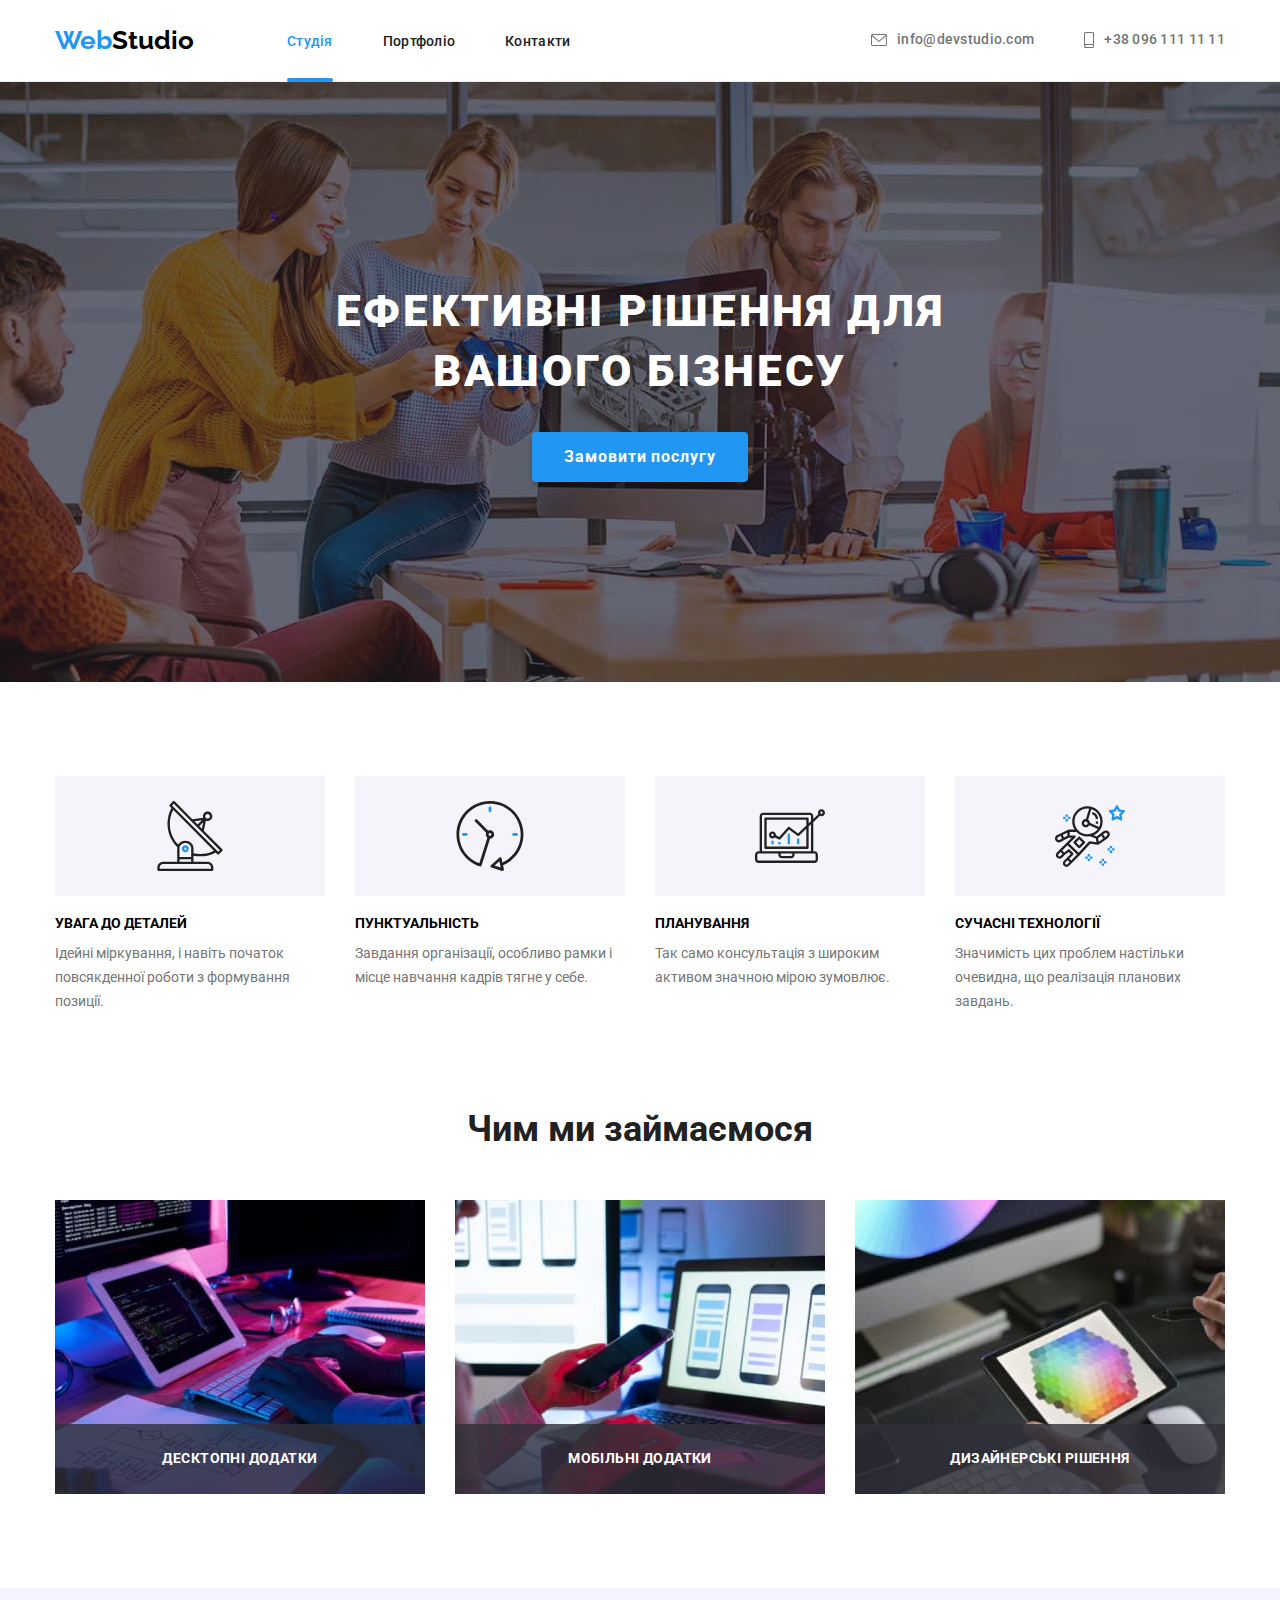
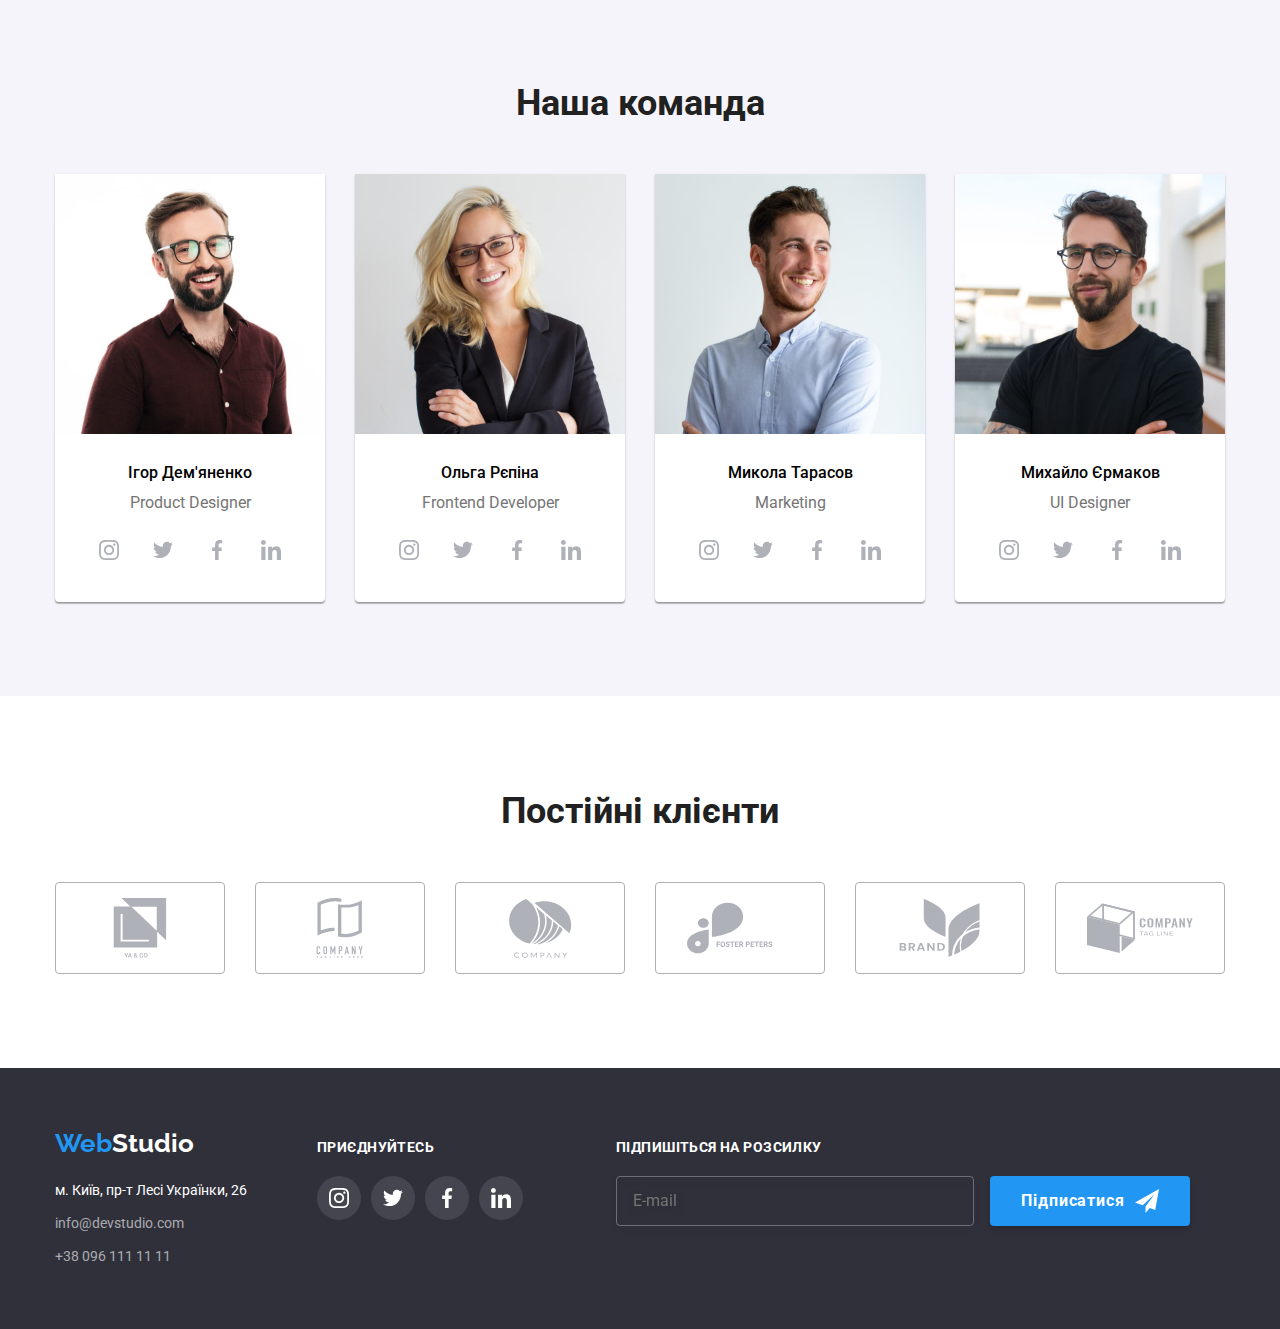
<file: index.html>
<!DOCTYPE html>
<html lang="uk">
  <head>
    <meta charset="UTF-8" />
    <meta http-equiv="X-UA-Compatible" content="IE=edge" />
    <meta name="viewport" content="width=device-width, initial-scale=1.0" />
    <link rel="preconnect" href="https://fonts.googleapis.com" />
    <link rel="preconnect" href="https://fonts.gstatic.com" crossorigin />
    <link
      href="https://fonts.googleapis.com/css2?family=Raleway:wght@700&family=Roboto:wght@400;500;700;900&display=swap"
      rel="stylesheet"
    />
    <link
      rel="stylesheet"
      href="https://cdnjs.cloudflare.com/ajax/libs/modern-normalize/1.1.0/modern-normalize.min.css"
    />
    <link rel="stylesheet" href="./css/styles.css" />
    <title>WebStudio</title>
  </head>
  <body>
    <!-- Header -->
    <header class="header">
      <div class="container header-container">
        <nav class="site-nav">
          <a class="logo link" href="./" lang="en"><span class="logo-accent">Web</span>Studio</a>
          <ul class="list nav-list">
            <li class="nav-item"><a class="link link-current" href="./index.html">Студія</a></li>
            <li class="nav-item"><a class="link" href="./portfolio.html">Портфоліо</a></li>
            <li class="nav-item"><a class="link" href="">Контакти</a></li>
          </ul>
        </nav>
        <ul class="list header-contacts">
          <li class="contact-item">
            <a class="link contact-link" href="mailto:info@devstudio.com">
              <svg class="contacts-img" width="16" height="12">
                <use href="./images/icons.svg#icon-envelope"></use>
              </svg>
              info@devstudio.com</a
            >
          </li>
          <li class="contact-item">
            <a class="link contact-link" href="tel:+380961111111">
              <svg class="contacts-img" width="10" height="16">
                <use href="./images/icons.svg#icon-smartphone"></use>
              </svg>
              +38 096 111 11 11</a
            >
          </li>
        </ul>
      </div>
    </header>
    <main>
      <!-- Hero -->
      <section class="section hero">
        <div class="container hero-container">
          <h1 class="hero-title">Ефективні рішення для вашого бізнесу</h1>
          <button class="hero-btn btn" type="button" data-modal-open>Замовити послугу</button>
        </div>
      </section>
      <!-- Features -->
      <section class="section features">
        <div class="container">
          <h2 class="section-title visually-hidden">Наші переваги</h2>
          <ul class="list features-list">
            <li class="features-item">
              <div class="features-picture">
                <svg class="feature-icon" width="70" height="70">
                  <use href="./images/icons.svg#icon-antenna"></use>
                </svg>
              </div>
              <h3 class="title">УВАГА ДО ДЕТАЛЕЙ</h3>
              <p class="features-info">
                Ідейні міркування, і навіть початок повсякденної роботи з формування позиції.
              </p>
            </li>
            <li class="features-item">
              <div class="features-picture">
                <svg class="feature-icon" width="70" height="70">
                  <use href="./images/icons.svg#icon-clock"></use>
                </svg>
              </div>
              <h3 class="title">ПУНКТУАЛЬНІСТЬ</h3>
              <p class="features-info">
                Завдання організації, особливо рамки і місце навчання кадрів тягне у себе.
              </p>
            </li>
            <li class="features-item">
              <div class="features-picture">
                <svg class="feature-icon" width="70" height="70">
                  <use href="./images/icons.svg#icon-diagram"></use>
                </svg>
              </div>
              <h3 class="title">ПЛАНУВАННЯ</h3>
              <p class="features-info">
                Так само консультація з широким активом значною мірою зумовлює.
              </p>
            </li>
            <li class="features-item">
              <div class="features-picture">
                <svg class="feature-icon" width="70" height="70">
                  <use href="./images/icons.svg#icon-astronaut"></use>
                </svg>
              </div>
              <h3 class="title">СУЧАСНІ ТЕХНОЛОГІЇ</h3>
              <p class="features-info">
                Значимість цих проблем настільки очевидна, що реалізація планових завдань.
              </p>
            </li>
          </ul>
        </div>
      </section>
      <!-- specialization -->
      <section class="specialization section">
        <div class="container">
          <h2 class="section-title">Чим ми займаємося</h2>
          <ul class="specialization-list list">
            <li class="specialization-img">
              <img
                src="./images/img-desktop.jpg"
                alt="Десктопні додатки"
                width="370"
                height="294"
              />
              <div class="specialization-thumb">
                <p>Десктопні додатки</p>
              </div>
            </li>
            <li class="specialization-img">
              <img src="./images/img-mobile.jpg" alt="Мобільні додатки" width="370" height="294" />
              <div class="specialization-thumb">
                <p>Мобільні додатки</p>
              </div>
            </li>
            <li class="specialization-img">
              <img
                src="./images/img-design.jpg"
                alt="Дизайнерські рішення"
                width="370"
                height="294"
              />
              <div class="specialization-thumb">
                <p>Дизайнерські рішення</p>
              </div>
            </li>
          </ul>
        </div>
      </section>
      <!-- Our team -->
      <section class="team-section section">
        <div class="container">
          <h2 class="section-title">Наша команда</h2>
          <ul class="team-list list">
            <li class="team-item">
              <img
                src="./images/product-designer.jpg"
                alt="Ігор Дем'яненко"
                width="270"
                height="260"
              />
              <div class="teammate-info">
                <h3 class="teammate-name">Ігор Дем'яненко</h3>
                <p class="teammate-position" lang="en">Product Designer</p>
                <ul class="social-icons list">
                  <li class="social-item">
                    <a href="" class="social-link link">
                      <svg class="social-icon" width="20" height="20">
                        <use href="./images/icons.svg#icon-instagram"></use>
                      </svg>
                    </a>
                  </li>
                  <li class="social-item">
                    <a href="" class="social-link link">
                      <svg class="social-icon" width="20" height="20">
                        <use href="./images/icons.svg#icon-twitter"></use>
                      </svg>
                    </a>
                  </li>
                  <li class="social-item">
                    <a href="" class="social-link link">
                      <svg class="social-icon" width="20" height="20">
                        <use href="./images/icons.svg#icon-facebook"></use>
                      </svg>
                    </a>
                  </li>
                  <li class="social-item">
                    <a href="" class="social-link link">
                      <svg class="social-icon" width="20" height="20">
                        <use href="./images/icons.svg#icon-linkedin"></use>
                      </svg>
                    </a>
                  </li>
                </ul>
              </div>
            </li>
            <li class="team-item">
              <img
                src="./images/frontend-developer.jpg"
                alt="Ольга Рєпіна"
                width="270"
                height="260"
              />
              <div class="teammate-info">
                <h3 class="teammate-name">Ольга Рєпіна</h3>
                <p class="teammate-position" lang="en">Frontend Developer</p>
                <ul class="social-icons list">
                  <li class="social-item">
                    <a href="" class="social-link link">
                      <svg class="social-icon" width="20" height="20">
                        <use href="./images/icons.svg#icon-instagram"></use>
                      </svg>
                    </a>
                  </li>
                  <li class="social-item">
                    <a href="" class="social-link link">
                      <svg class="social-icon" width="20" height="20">
                        <use href="./images/icons.svg#icon-twitter"></use>
                      </svg>
                    </a>
                  </li>
                  <li class="social-item">
                    <a href="" class="social-link link">
                      <svg class="social-icon" width="20" height="20">
                        <use href="./images/icons.svg#icon-facebook"></use>
                      </svg>
                    </a>
                  </li>
                  <li class="social-item">
                    <a href="" class="social-link link">
                      <svg class="social-icon" width="20" height="20">
                        <use href="./images/icons.svg#icon-linkedin"></use>
                      </svg>
                    </a>
                  </li>
                </ul>
              </div>
            </li>
            <li class="team-item">
              <img src="./images/marketing.jpg" alt="Микола Тарасов" width="270" height="260" />
              <div class="teammate-info">
                <h3 class="teammate-name">Микола Тарасов</h3>
                <p class="teammate-position" lang="en">Marketing</p>
                <ul class="social-icons list">
                  <li class="social-item">
                    <a href="" class="social-link link">
                      <svg class="social-icon" width="20" height="20">
                        <use href="./images/icons.svg#icon-instagram"></use>
                      </svg>
                    </a>
                  </li>
                  <li class="social-item">
                    <a href="" class="social-link link">
                      <svg class="social-icon" width="20" height="20">
                        <use href="./images/icons.svg#icon-twitter"></use>
                      </svg>
                    </a>
                  </li>
                  <li class="social-item">
                    <a href="" class="social-link link">
                      <svg class="social-icon" width="20" height="20">
                        <use href="./images/icons.svg#icon-facebook"></use>
                      </svg>
                    </a>
                  </li>
                  <li class="social-item">
                    <a href="" class="social-link link">
                      <svg class="social-icon" width="20" height="20">
                        <use href="./images/icons.svg#icon-linkedin"></use>
                      </svg>
                    </a>
                  </li>
                </ul>
              </div>
            </li>
            <li class="team-item">
              <img src="./images/ui-designer.jpg" alt="Михайло Єрмаков" width="270" height="260" />
              <div class="teammate-info">
                <h3 class="teammate-name">Михайло Єрмаков</h3>
                <p class="teammate-position" lang="en">UI Designer</p>
                <ul class="social-icons list">
                  <li class="social-item">
                    <a href="" class="social-link link">
                      <svg class="social-icon" width="20" height="20">
                        <use href="./images/icons.svg#icon-instagram"></use>
                      </svg>
                    </a>
                  </li>
                  <li class="social-item">
                    <a href="" class="social-link link">
                      <svg class="social-icon" width="20" height="20">
                        <use href="./images/icons.svg#icon-twitter"></use>
                      </svg>
                    </a>
                  </li>
                  <li class="social-item">
                    <a href="" class="social-link link">
                      <svg class="social-icon" width="20" height="20">
                        <use href="./images/icons.svg#icon-facebook"></use>
                      </svg>
                    </a>
                  </li>
                  <li class="social-item">
                    <a href="" class="social-link link">
                      <svg class="social-icon" width="20" height="20">
                        <use href="./images/icons.svg#icon-linkedin"></use>
                      </svg>
                    </a>
                  </li>
                </ul>
              </div>
            </li>
          </ul>
        </div>
      </section>

      <!-- Clients -->

      <section class="section clients">
        <div class="container">
          <h2 class="section-title">Постійні клієнти</h2>
          <ul class="client-list list">
            <li class="client-item">
              <a class="link client-link" href="">
                <svg class="client-icon" width="106" height="60">
                  <use href="./images/icons.svg#icon-client-1"></use>
                </svg>
              </a>
            </li>
            <li class="client-item">
              <a class="link client-link" href="">
                <svg class="client-icon" width="106" height="60">
                  <use href="./images/icons.svg#icon-client-2"></use>
                </svg>
              </a>
            </li>
            <li class="client-item">
              <a class="link client-link" href="">
                <svg class="client-icon" width="106" height="60">
                  <use href="./images/icons.svg#icon-client-3"></use>
                </svg>
              </a>
            </li>
            <li class="client-item">
              <a class="link client-link" href="">
                <svg class="client-icon" width="106" height="60">
                  <use href="./images/icons.svg#icon-client-4"></use>
                </svg>
              </a>
            </li>
            <li class="client-item">
              <a class="link client-link" href="">
                <svg class="client-icon" width="106" height="60">
                  <use href="./images/icons.svg#icon-client-5"></use>
                </svg>
              </a>
            </li>
            <li class="client-item">
              <a class="link client-link" href="">
                <svg class="client-icon" width="106" height="60">
                  <use href="./images/icons.svg#icon-client-6"></use>
                </svg>
              </a>
            </li>
          </ul>
        </div>
      </section>
    </main>

    <!-- Footer -->

    <footer class="footer">
      <div class="container footer-container">
        <div>
          <a class="link logo logo-footer" href="./" lang="en"
            ><span class="logo-accent">Web</span>Studio</a
          >
          <address>
            <ul class="list footer-list">
              <li class="footer-item">
                <a
                  class="link our-address"
                  href="https://goo.gl/maps/tJKo2RhC8Hp1i2VQ6"
                  target="_blank"
                  rel="noopener, noreferrer, nofollow"
                >
                  м. Київ, пр-т Лесі Українки, 26</a
                >
              </li>
              <li class="footer-item">
                <a class="link" href="mailto:info@devstudio.com">info@devstudio.com</a>
              </li>
              <li class="footer-item">
                <a class="link" href="tel:+380961111111">+38 096 111 11 11</a>
              </li>
            </ul>
          </address>
        </div>
        <div class="footer-socials">
          <h3 class="title footer-title">Приєднуйтесь</h3>
          <ul class="social-icons list">
            <li class="social-item">
              <a href="" class="social-link link">
                <svg class="social-icon" width="20" height="20">
                  <use href="./images/icons.svg#icon-instagram"></use>
                </svg>
              </a>
            </li>
            <li class="social-item">
              <a href="" class="social-link link">
                <svg class="social-icon" width="20" height="20">
                  <use href="./images/icons.svg#icon-twitter"></use>
                </svg>
              </a>
            </li>
            <li class="social-item">
              <a href="" class="social-link link">
                <svg class="social-icon" width="20" height="20">
                  <use href="./images/icons.svg#icon-facebook"></use>
                </svg>
              </a>
            </li>
            <li class="social-item">
              <a href="" class="social-link link">
                <svg class="social-icon" width="20" height="20">
                  <use href="./images/icons.svg#icon-linkedin"></use>
                </svg>
              </a>
            </li>
          </ul>
        </div>
        <div class="footer-subscribe">
          <h3 class="title footer-title">Підпишіться на розсилку</h3>
          <form name="subscribe form">
            <label>
              <input class="footer-input" type="email" name="footer-email" placeholder="E-mail" />
            </label>
            <button class="btn footer-btn" type="submit">
              Підписатися
              <svg class="icon-subscribe" height="24" width="24">
                <use href="./images/icons.svg#icon-send"></use>
              </svg>
            </button>
          </form>
        </div>
      </div>
    </footer>

    <!-- Modal window -->

    <div class="backdrop is-hidden" data-modal>
      <div class="modal">
        <button class="close-btn" type="button" data-modal-close>
          <svg class="icon-modal" width="18" height="18">
            <use href="./images/icons.svg#icon-close"></use>
          </svg>
        </button>
        <form class="modal-form" action="">
          <h2 class="modal-title">Залиште свої дані, ми вам передзвонимо</h2>
          <div class="modal-input">
            <label for="name">Ім'я</label>
            <input type="text" name="name" id="name" />
            <svg class="modal-input-icon" width="18px" height="18px">
              <use href="./images/icons.svg#icon-person"></use>
            </svg>
          </div>
          <div class="modal-input">
            <label for="tel">Телефон</label>
            <input type="tel" name="tel" id="tel" />
            <svg class="modal-input-icon" width="18px" height="18px">
              <use href="./images/icons.svg#icon-phone"></use>
            </svg>
          </div>
          <div class="modal-input">
            <label for="mail">Пошта</label>
            <input type="email" name="mail" id="mail" />
            <svg class="modal-input-icon" width="18px" height="18px">
              <use href="./images/icons.svg#icon-email"></use>
            </svg>
          </div>
          <div class="modal-input modal-input--comment">
            <label for="comment">Коментар</label>
            <textarea name="comment" id="comment" placeholder="Введіть текст"></textarea>
          </div>
          <label class="modal-agreemant">
            <input type="checkbox" name="agreement" value=" " />
            <span class="modal-agreemant-icon">
              <svg width="16px" height="15px">
                <use href="./images/icons.svg#icon-check"></use>
              </svg>
            </span>
            Погоджуюся з розсилкою та приймаю
            <a href="#">Умови договору</a>
          </label>
          <button type="submit" class="btn modal-submit">Відправити</button>
        </form>
      </div>
    </div>
    <script src="./js/modal.js"></script>
  </body>
</html>
</file>
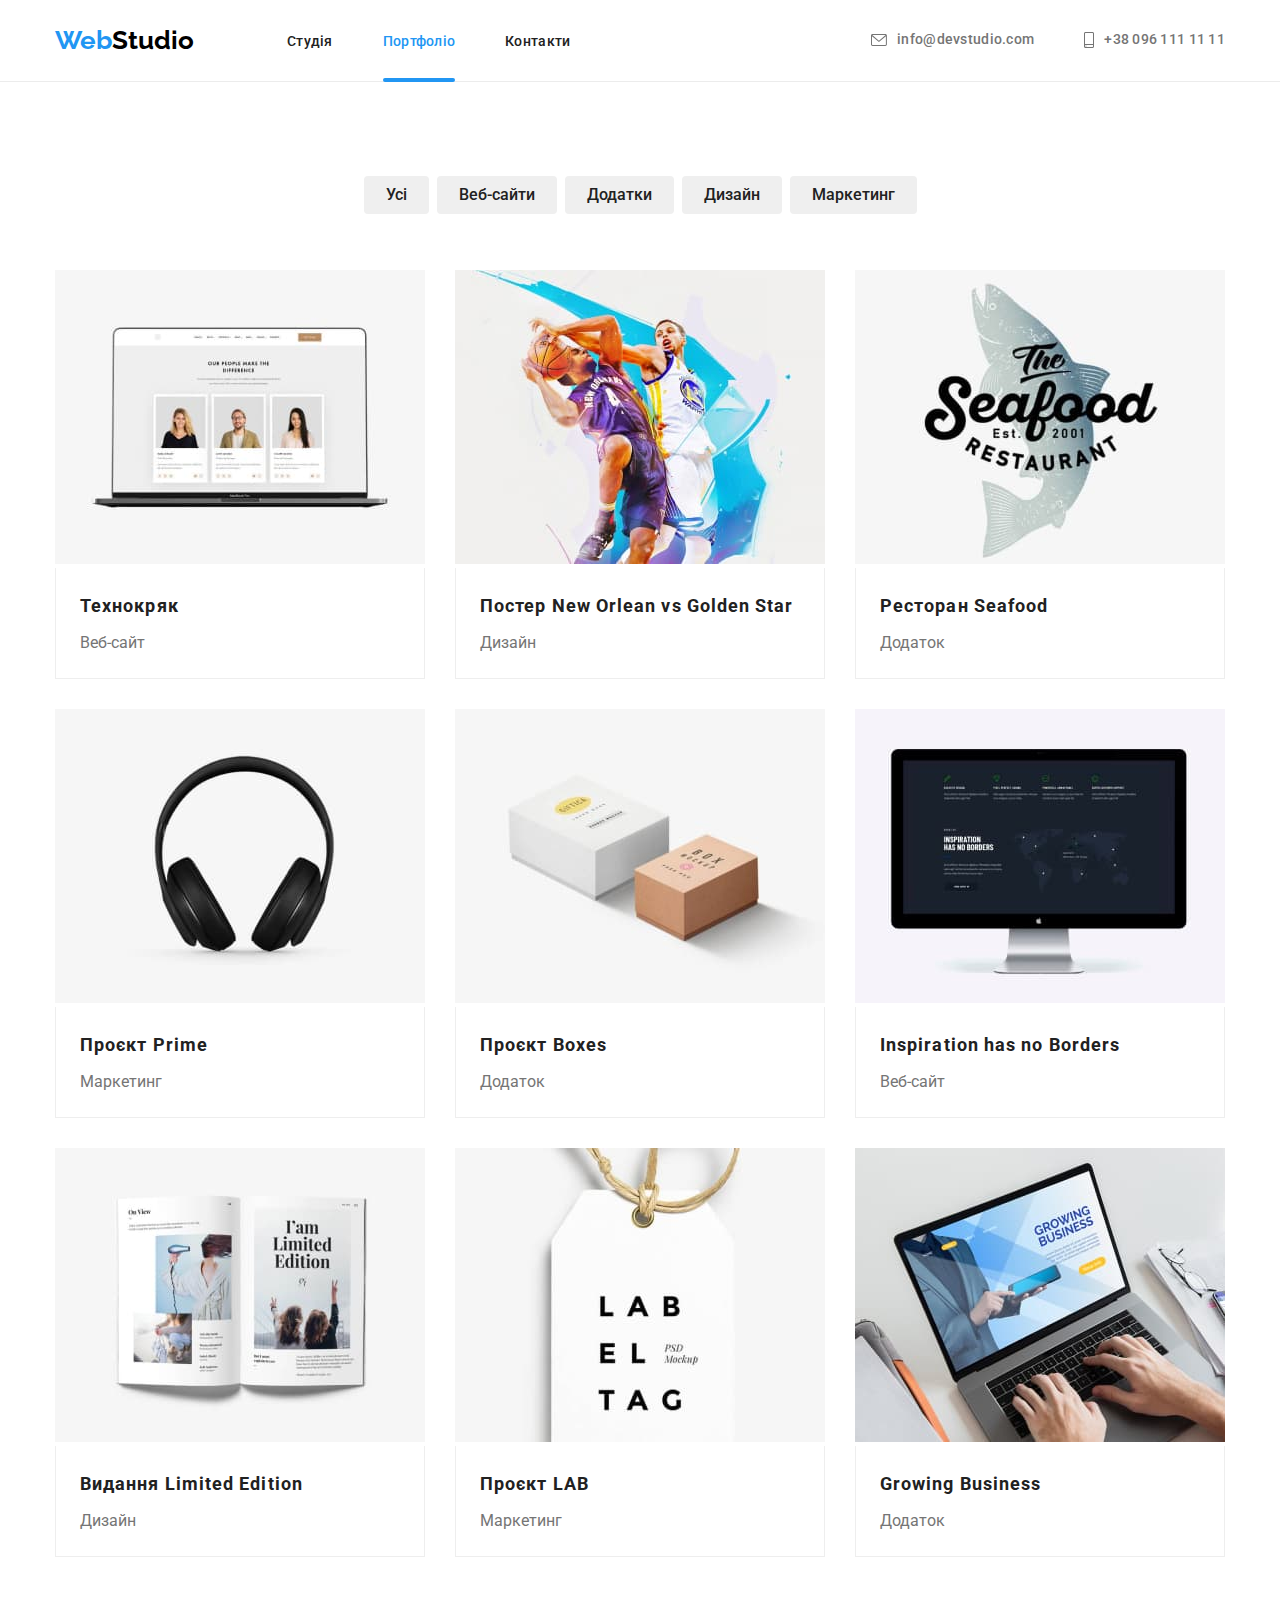
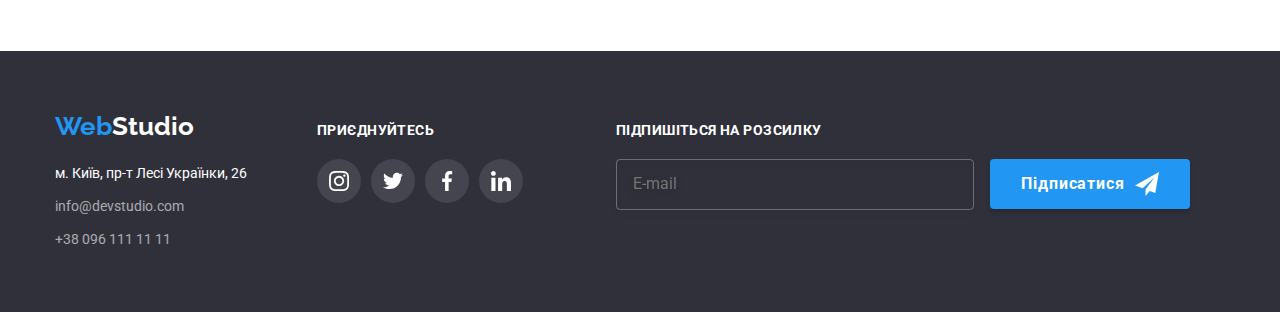
<file: portfolio.html>
<!DOCTYPE html>
<html lang="uk">
  <head>
    <meta charset="UTF-8" />
    <meta http-equiv="X-UA-Compatible" content="IE=edge" />
    <meta name="viewport" content="width=device-width, initial-scale=1.0" />
    <link rel="preconnect" href="https://fonts.googleapis.com" />
    <link rel="preconnect" href="https://fonts.gstatic.com" crossorigin />
    <link
      href="https://fonts.googleapis.com/css2?family=Raleway:wght@700&family=Roboto:wght@400;500;700;900&display=swap"
      rel="stylesheet"
    />
    <link
      rel="stylesheet"
      href="https://cdnjs.cloudflare.com/ajax/libs/modern-normalize/1.1.0/modern-normalize.min.css"
    />
    <link rel="stylesheet" href="./css/styles.css" />
    <title>Portfolio</title>
  </head>
  <body>
    <!-- Header -->
    <header class="header">
      <div class="container header-container">
        <nav class="site-nav">
          <a class="logo link" href="./" lang="en"><span class="logo-accent">Web</span>Studio</a>
          <ul class="list nav-list">
            <li class="nav-item"><a class="link" href="./index.html">Студія</a></li>
            <li class="nav-item"><a class="link link-current" href="./portfolio.html">Портфоліо</a></li>
            <li class="nav-item"><a class="link" href="">Контакти</a></li>
          </ul>
        </nav>
        <ul class="list header-contacts">
          <li class="contact-item">
            <a class="link contact-link" href="mailto:info@devstudio.com">
              <svg class="contacts-img" width="16" height="12">
                <use href="./images/icons.svg#icon-envelope"></use>
              </svg>
              info@devstudio.com</a
            >
          </li>
          <li class="contact-item">
            <a class="link contact-link" href="tel:+380961111111">
              <svg class="contacts-img" width="10" height="16">
                <use href="./images/icons.svg#icon-smartphone"></use>
              </svg>
              +38 096 111 11 11</a
            >
          </li>
        </ul>
      </div>
    </header>
    <main>
      <!-- Portfolio -->
    <section class="portfolio section">
      <div class="container">
        <h1 class="section-title visually-hidden">Портфоліо</h1>
        <ul class="filter-list list">
          <li class="filter-item"><button class="filter-btn btn" type="button">Усі</button></li>
          <li class="filter-item">
            <button class="filter-btn btn" type="button">Веб-сайти</button>
          </li>
          <li class="filter-item"><button class="filter-btn btn" type="button">Додатки</button></li>
          <li class="filter-item"><button class="filter-btn btn" type="button">Дизайн</button></li>
          <li class="filter-item">
            <button class="filter-btn btn" type="button">Маркетинг</button>
          </li>
        </ul>
        <ul class="list portfolio-examples">
          <li class="portfolio-item">
            <a class="link portfolio-link" href="">
              <div class="portfolio-example">
                <img class="portfolio-img" src="./images/portfolio1.jpg" alt="portfolio-example" width="370" height="294" />
                <p class="portfolio-overlay">Ресурс пропонує комплексні пропозиції з різним рівнем функціоналу та сервісів. Все це дозволить відвідувачу отримати вичерпні відомості про компанію чи приватну особу.</p>
              </div>
              <div class="example-description">
                <h2 class="example-name">Технокряк</h2>
                <p class="example-class">Веб-сайт</p>
              </div>
            </a>
          </li>
          <li class="portfolio-item">
            <a class="link portfolio-link" href="">
              <div class="portfolio-example">
                <img class="portfolio-img" src="./images/portfolio2.jpg" alt="portfolio-example" width="370" height="294" />
                <p class="portfolio-overlay">Ресурс пропонує комплексні пропозиції з різним рівнем функціоналу та сервісів. Все це дозволить відвідувачу отримати вичерпні відомості про компанію чи приватну особу.</p>  
              </div>
              <div class="example-description">
                <h2 class="example-name">Постер New Orlean vs Golden Star</h2>
                <p class="example-class">Дизайн</p>
              </div>
            </a>
          </li>
          <li class="portfolio-item">
            <a class="link portfolio-link" href="">
              <div class="portfolio-example">
                <img class="portfolio-img" src="./images/portfolio3.jpg" alt="portfolio-example" width="370" height="294" />
                <p class="portfolio-overlay">Ресурс пропонує комплексні пропозиції з різним рівнем функціоналу та сервісів. Все це дозволить відвідувачу отримати вичерпні відомості про компанію чи приватну особу.</p>  
              </div>
              <div class="example-description">
                <h2 class="example-name">Ресторан Seafood</h2>
                <p class="example-class">Додаток</p>
              </div>
            </a>
          </li>
          <li class="portfolio-item">
            <a class="link portfolio-link" href="">
              <div class="portfolio-example">
                <img class="portfolio-img" src="./images/portfolio4.jpg" alt="portfolio-example" width="370" height="294" />
                <p class="portfolio-overlay">Ресурс пропонує комплексні пропозиції з різним рівнем функціоналу та сервісів. Все це дозволить відвідувачу отримати вичерпні відомості про компанію чи приватну особу.</p>
              </div>
              <div class="example-description">
                <h2 class="example-name">Проєкт Prime</h2>
                <p class="example-class">Маркетинг</p>
              </div>
            </a>
          </li>
          <li class="portfolio-item">
            <a class="link portfolio-link" href="">
              <div class="portfolio-example">
                <img class="portfolio-img" src="./images/portfolio5.jpg" alt="portfolio-example" width="370" height="294" />
                <p class="portfolio-overlay">Ресурс пропонує комплексні пропозиції з різним рівнем функціоналу та сервісів. Все це дозволить відвідувачу отримати вичерпні відомості про компанію чи приватну особу.</p>
              </div>
              <div class="example-description">
                <h2 class="example-name">Проєкт Boxes</h2>
                <p class="example-class">Додаток</p>
              </div>
            </a>
          </li>
          <li class="portfolio-item">
            <a class="link portfolio-link" href="">
              <div class="portfolio-example">
                <img class="portfolio-img" src="./images/portfolio6.jpg" alt="portfolio-example" width="370" height="294" />
                <p class="portfolio-overlay">Ресурс пропонує комплексні пропозиції з різним рівнем функціоналу та сервісів. Все це дозволить відвідувачу отримати вичерпні відомості про компанію чи приватну особу.</p>
              </div>
              <div class="example-description">
                <h2 class="example-name">Inspiration has no Borders</h2>
                <p class="example-class">Веб-сайт</p>
              </div>
            </a>
          </li>
          <li class="portfolio-item">
            <a class="link portfolio-link" href="">
              <div class="portfolio-example">
                <img class="portfolio-img" src="./images/portfolio7.jpg" alt="portfolio-example" width="370" height="294" />
                <p class="portfolio-overlay">Ресурс пропонує комплексні пропозиції з різним рівнем функціоналу та сервісів. Все це дозволить відвідувачу отримати вичерпні відомості про компанію чи приватну особу.</p>
              </div>
              <div class="example-description">
                <h2 class="example-name">Видання Limited Edition</h2>
                <p class="example-class">Дизайн</p>
              </div>
            </a>
          </li>
          <li class="portfolio-item">
            <a class="link portfolio-link" href="">
              <div class="portfolio-example">
                <img class="portfolio-img" src="./images/portfolio8.jpg" alt="portfolio-example" width="370" height="294" />
                <p class="portfolio-overlay">Ресурс пропонує комплексні пропозиції з різним рівнем функціоналу та сервісів. Все це дозволить відвідувачу отримати вичерпні відомості про компанію чи приватну особу.</p>
              </div>
              <div class="example-description">
                <h2 class="example-name">Проєкт LAB</h2>
                <p class="example-class">Маркетинг</p>
              </div>
            </a>
          </li>
          <li class="portfolio-item">
            <a class="link portfolio-link" href="">
              <div class="portfolio-example">
                <img class="portfolio-img" src="./images/portfolio9.jpg" alt="portfolio-example" width="370" height="294" />
                <p class="portfolio-overlay">Ресурс пропонує комплексні пропозиції з різним рівнем функціоналу та сервісів. Все це дозволить відвідувачу отримати вичерпні відомості про компанію чи приватну особу.</p>
               </div>
              <div class="example-description">
                <h2 class="example-name">Growing Business</h2>
                <p class="example-class">Додаток</p>
              </div>
            </a>
          </li>
        </ul>
      </div>
    </main>
    </section>
    <!-- Footer -->
    <footer class="footer">
      <div class="container footer-container">
        <div>
          <a class="link logo logo-footer" href="./" lang="en"
            ><span class="logo-accent">Web</span>Studio</a
          >
          <address>
            <ul class="list footer-list">
              <li class="footer-item">
                <a
                  class="link our-address"
                  href="https://goo.gl/maps/tJKo2RhC8Hp1i2VQ6"
                  target="_blank"
                  rel="noopener, noreferrer, nofollow"
                >
                  м. Київ, пр-т Лесі Українки, 26</a
                >
              </li>
              <li class="footer-item">
                <a class="link" href="mailto:info@devstudio.com">info@devstudio.com</a>
              </li>
              <li class="footer-item">
                <a class="link" href="tel:+380961111111">+38 096 111 11 11</a>
              </li>
            </ul>
          </address>
        </div>
        <div class="footer-socials">
          <h3 class="title footer-title">Приєднуйтесь</h3>
          <ul class="social-icons list">
            <li class="social-item">
              <a href="" class="social-link link">
                <svg class="social-icon" width="20" height="20">
                  <use href="./images/icons.svg#icon-instagram"></use>
                </svg>
              </a>
            </li>
            <li class="social-item">
              <a href="" class="social-link link">
                <svg class="social-icon" width="20" height="20">
                  <use href="./images/icons.svg#icon-twitter"></use>
                </svg>
              </a>
            </li>
            <li class="social-item">
              <a href="" class="social-link link">
                <svg class="social-icon" width="20" height="20">
                  <use href="./images/icons.svg#icon-facebook"></use>
                </svg>
              </a>
            </li>
            <li class="social-item">
              <a href="" class="social-link link">
                <svg class="social-icon" width="20" height="20">
                  <use href="./images/icons.svg#icon-linkedin"></use>
                </svg>
              </a>
            </li>
          </ul>
        </div>
        <div class="footer-subscribe">
          <h3 class="title footer-title">Підпишіться на розсилку</h3>
            <form name="subscribe form">
              <label>
                <input class="footer-input" type="email" name="footer-email" placeholder="E-mail">
              </label>
              <button class="btn footer-btn" type="submit">
                Підписатися
                <svg class="icon-subscribe" height="24" width="24">
                  <use href="./images/icons.svg#icon-send"></use>
                </svg>
              </button>
            </form>
        </div>
      </div>
    </footer>
  </body>
</html>
</file>
<file: css/styles.css>
/* General */

:root {
  --primary-text-color: #212121;
  --secondary-text-color: #757575;
  --accent-color: #2196f3;
  --primary-button-color: #ffffff;
  --main-svg-color: #afb1b8;
}

body {
  font-family: 'Roboto', sans-serif;
  font-size: 16px;
  line-height: 1.19;
}
.container {
  width: 1200px;
  margin: 0 auto;
  padding: 0 15px;
}

.section {
  padding: 94px 0;
}

h1,
h2,
h3,
h4,
h5,
h6,
p,
ul {
  padding: 0;
  margin: 0;
}

.list {
  list-style: none;
}

.link {
  text-decoration: none;
  color: rgba(255, 255, 255, 0.6);
}

.btn {
  cursor: pointer;
  font-family: inherit;
}

.section-title {
  margin-bottom: 50px;

  font-size: 36px;
  line-height: 1.17;
  color: var(--primary-text-color);
  text-align: center;
}

.visually-hidden {
  position: absolute;
  width: 1px;
  height: 1px;
  margin: -1px;
  border: 0;
  padding: 0;
  white-space: nowrap;
  clip-path: inset(100%);
  clip: rect(0 0 0 0);
  overflow: hidden;
}

/* Header */

.header {
  max-width: 1600px;
  margin-left: auto;
  margin-right: auto;
  border-bottom: 1px solid #ececec;
}

.header-container {
  display: flex;
  align-items: center;
  padding: 0 15px;
}

.site-nav {
  display: flex;
  align-items: center;
}

.nav-list {
  display: flex;
}

.logo {
  padding: 25px 0;
  margin-right: 93px;

  font-family: 'Raleway', sans-serif;
  font-weight: 700;
  font-size: 26px;
  color: #000000;
}

.logo-accent {
  color: var(--accent-color);
}

.our-address {
  color: var(--primary-button-color);
}

.team {
  background-color: #f5f4fa;
}

.nav-list .link {
  padding: 32px 0;

  font-weight: 500;
  font-size: 14px;
  line-height: 1.14;
  letter-spacing: 0.02em;
  color: var(--primary-text-color);

  transition: color 250ms cubic-bezier(0.4, 0, 0.2, 1);
}

.nav-item:not(:last-child) {
  margin-right: 50px;
}

.nav-list .link-current {
  color: var(--accent-color);
  position: relative;
}

.link-current::after {
  content: '';
  position: absolute;
  bottom: -1px;
  left: 0;
  height: 4px;
  width: 100%;
  background-color: var(--accent-color);
  border-radius: 2px;
}

.nav-list .link:hover,
.nav-list .link:focus,
.header-contacts .link:hover,
.header-contacts .link:focus,
.footer-list .link:hover,
.footer-list .link:focus {
  color: var(--accent-color);
}

.header-contacts {
  display: flex;
  margin-left: auto;
}

.header-contacts .link {
  padding: 32px 0;

  font-weight: 500;
  font-size: 14px;
  line-height: 1.14;
  letter-spacing: 0.02em;
  color: var(--secondary-text-color);

  transition: color 250ms cubic-bezier(0.4, 0, 0.2, 1);
}

.contact-link {
  display: flex;
  align-items: center;
  justify-content: center;
}

.contact-item:not(:last-child) {
  margin-right: 50px;
}

.contacts-img {
  margin-right: 10px;
  fill: var(--secondary-text-color);
  transition: fill 250ms cubic-bezier(0.4, 0, 0.2, 1);
}

.header-contacts .link:hover .contacts-img,
.header-contacts .link:focus .contacts-img {
  fill: var(--accent-color);
}

/* Footer */

.footer .container {
  padding: 0 15px;
}

.footer {
  max-width: 1600px;
  margin-left: auto;
  margin-right: auto;
  padding: 60px 0;

  background-color: #2f303a;
}

.footer-container {
  display: flex;
  align-items: baseline;
}

.logo-footer {
  display: inline-block;
  margin-bottom: 20px;
  margin-right: 0px;
  padding: 0;

  color: var(--primary-button-color);
}

.footer address {
  font-style: inherit;
  font-size: 14px;
  line-height: 1.71;
}

.footer-item:not(:last-child) {
  margin-bottom: 9px;
}

.footer-socials {
  margin-left: 70px;
}

.footer .footer-title {
  text-transform: uppercase;
  color: var(--primary-button-color);
  font-size: 14px;
  line-height: 1.14;
  letter-spacing: 0.03em;
}

.footer-socials .social-icons {
  display: flex;
  justify-content: center;
  margin-top: 20px;
}

.footer-socials .social-item {
  width: 44px;
  height: 44px;
  margin-right: 10px;
}

.footer-socials .social-item:last-child {
  margin-right: 0;
}

.footer-socials .social-link {
  width: 100%;
  height: 100%;
  display: flex;
  align-items: center;
  justify-content: center;
  border-radius: 50%;
  background-color: rgba(255, 255, 255, 0.1);
  color: var(--primary-button-color);
  transition: background-color 250ms cubic-bezier(0.4, 0, 0.2, 1);
}

.footer-socials .social-icon {
  fill: var(--primary-button-color);
}

.footer-socials .social-link:hover,
.footer-socials .social-link:focus {
  background-color: var(--accent-color);
}

.footer-socials .social-link:hover .social-icon,
.footer-socials .social-link:focus .social-icon {
  fill: currentColor;
}

.footer-list .link {
  transition: color 250ms cubic-bezier(0.4, 0, 0.2, 1);
}

.footer-subscribe .subscribe-items {
  display: flex;
}

.footer-subscribe {
  margin-left: 93px;
}

.footer-subscribe .footer-title {
  margin-bottom: 20px;
}

.footer-input {
  width: 358px;
  padding: 15px 16px;
  border: 1px solid rgba(255, 255, 255, 0.3);
  filter: drop-shadow(0px 4px 4px rgba(0, 0, 0, 0.15));
  border-radius: 4px;
  color: var(--primary-button-color);
  background-color: transparent;
  outline: none;
}

.footer-btn {
  display: inline-flex;
  justify-content: center;
  align-items: center;
  padding: 10px 28px;
  width: 200px;
  margin-left: 12px;
  font-weight: 700;
  font-size: 16px;
  line-height: 1.88;
  letter-spacing: 0.06em;
  text-align: center;
  border: none;
  color: var(--primary-button-color);
  background-color: var(--accent-color);
  box-shadow: 0px 4px 4px rgba(0, 0, 0, 0.15);
  border-radius: 4px;
}

.icon-subscribe {
  /* display: flex; */
  margin-left: 10px;
}

/* Hero */

.hero {
  padding: 200px 0;
}

.hero-container {
  padding: 0 15px;
  margin: 0 auto;
}

.hero-btn {
  display: block;
  padding: 10px 32px;
  margin: 30px auto 0;

  font-weight: 700;
  line-height: 1.88;
  font-size: 16px;
  text-align: center;
  letter-spacing: 0.06em;
  box-shadow: 0px 4px 4px rgba(0, 0, 0, 0.15);
  color: var(--primary-button-color);
  background-color: var(--accent-color);
  border: none;
  border-radius: 4px;
}

.hero {
  max-width: 1600px;
  height: 600px;
  margin-left: auto;
  margin-right: auto;

  background-color: #c4c4c4;
  background-image: linear-gradient(to right, rgba(47, 48, 58, 0.4), rgba(47, 48, 58, 0.4)),
    url(../images/hero.jpg);
  background-position: center;
  background-repeat: no-repeat;
}

.hero-title {
  max-width: 700px;
  margin: 0 auto;

  font-weight: 900;
  font-size: 44px;
  line-height: 1.36;
  text-align: center;
  letter-spacing: 0.06em;
  text-transform: uppercase;
  color: var(--primary-button-color);
}

/* Modal */

.backdrop {
  position: fixed;
  top: 0;
  left: 0;
  width: 100vw;
  height: 100vh;
  background: rgba(0, 0, 0, 0.2);
  opacity: 1;
  transition: opacity 250ms cubic-bezier(0.4, 0, 0.2, 1);
}

.backdrop.is-hidden .modal {
  transform: translate(-50%, -50%) scale(0, 9);
}

.modal {
  position: absolute;
  top: 50%;
  left: 50%;
  transform: translate(-50%, -50%) scale(1);
  width: 528px;
  height: 581px;
  padding: 40px;
  background-color: var(--primary-button-color);
  box-shadow: 0px 1px 3px rgb(0 0 0 / 12%), 0px 1px 1px rgb(0 0 0 / 14%),
    0px 2px 1px rgb(0 0 0 / 20%);
  border-radius: 4px;
  transition: transform 250ms cubic-bezier(0.4, 0, 0.2, 1);
}

.close-btn {
  cursor: pointer;
  width: 30px;
  height: 30px;
  border-radius: 50%;
  display: flex;
  justify-content: center;
  align-items: center;
  background-color: var(--primary-button-color);
  border: 1px solid rgba(0, 0, 0, 0.1);
  position: absolute;
  right: 8px;
  top: 8px;

}

.icon-modal {
  transition: fill 250ms cubic-bezier(0.4, 0, 0.2, 1);
}

.close-btn:hover .icon-modal,
.close-btn:focus .icon-modal {
  fill: var(--accent-color);
}

.modal-form {
  max-width: 448px;
  margin: 0 auto;
}

.modal-title {
  margin-bottom: 12px;

  font-size: 20px;
  line-height: 1.15;
  text-align: center;
  letter-spacing: 0.03em;
  color: var(--primary-text-color);
}

.modal-input {
  display: flex;
  flex-direction: column;
  margin-bottom: 10px;
  position: relative;
}

.modal-input-icon {
  position: absolute;
  top: 50%;
  left: 12px;
  transition: fill 250ms cubic-bezier(0.4, 0, 0.2, 1);
}

.modal-input input:focus + .modal-input-icon {
  fill: var(--accent-color);
}

.modal-input--comment {
  margin-bottom: 20px;
}

.modal-input--comment textarea {
  resize: none;
}

.modal-input label {
  margin-bottom: 4px;
}

.modal-input label,
.modal-input--comment label,
.modal-input--comment textarea::placeholder {
  font-size: 12px;
  line-height: 1.17;
  letter-spacing: 0.01em;
}

.modal-input label,
.modal-input--comment {
  color: var(--secondary-text-color);
}

.modal-input input {
  padding: 11px 12px 11px 40px;
  font-size: 16px;
}

.modal-input--comment textarea {
  padding: 12px 16px;
  font-size: 12px;
}

.modal-input input,
.modal-input--comment textarea {
  border: 1px solid rgba(33, 33, 33, 0.2);
  border-radius: 4px;
  transition: border-color 250ms cubic-bezier(0.4, 0, 0.2, 1);  
}

.modal-input--comment textarea {
  height: 120px;
}

.modal-input input:focus,
.modal-input--comment textarea:focus {
  outline: none;
  border-color: var(--accent-color);
}

.modal-input--comment textarea::placeholder {
  color: rgba(117, 117, 117, 0.5);
}

.modal-agreemant {
  font-size: 14px;
  line-height: 1.7;
  letter-spacing: 0.03em;
  color: var(--secondary-text-color);
}

.modal-agreemant,
.modal-submit {
  display: block;
  margin: 0 auto;

  text-align: center;
}

.modal-agreemant {
  margin-bottom: 30px;
}

.modal-agreemant input {
  -moz-appearance: none;
  -webkit-appearance: none;
  appearance: none;
}

.modal-agreemant a {
  color: var(--accent-color);
}

.modal-agreemant-icon {
  display: inline-block;
  width: 16px;
  height: 15px;
  margin-right: 5px;
  border: 2px solid var(--primary-text-color);
  border-radius: 2px;
  line-height: 1.17;
}

.modal-agreemant-icon svg {
  fill: var(--primary-button-color);
}

.modal-agreemant input:not(:checked) + .modal-agreemant-icon > svg {
  display: none;
}

.modal-agreemant input:checked + .modal-agreemant-icon {
  border: 0;
}

.modal-submit {
  padding: 10px 52px;
  border-radius: 4px;
  border: none;

  font-weight: 700;
  font-size: 16px;
  line-height: 1.88;
  letter-spacing: 0.06em;
  color: var(--primary-button-color);
  background: var(--accent-color);
  box-shadow: 0px 4px 4px rgba(0, 0, 0, 0.15);

  transition: background-color 250ms cubic-bezier(0.4, 0, 0.2, 1);  
}

.modal-submit:hover {
  background-color: #188ce8;
}

.is-hidden {
  visibility: hidden;
  opacity: 0;
  pointer-events: none;
}

/* Features */

.features {
  padding-bottom: 0;
}

.features-list {
  display: flex;
}

.features-list .title {
  font-weight: 700;
  font-size: 14px;
  line-height: 1.14;
  text-transform: uppercase;
}

.features-info {
  margin-top: 10px;
  font-size: 14px;
  line-height: 1.71;
  color: var(--secondary-text-color);
}

.features-item:not(:last-child) {
  margin-right: 30px;
}

.features-picture {
  display: flex;
  justify-content: center;
  align-items: center;
  height: 120px;
  width: 270px;
  background-color: #f5f4fa;
  border-radius: 4px;
  margin-bottom: 20px;
}

/* Specialization */

.specialization-list {
  display: flex;
}

.specialization-img {
  position: relative;
}

.specialization-img:not(:last-child) {
  margin-right: 30px;
}

.specialization-img img {
  display: block;
  max-width: 100%;
  height: auto;
}

.specialization-thumb {
  display: flex;
  justify-content: center;
  align-items: center;
  position: absolute;
  width: 370px;
  height: 70px;
  bottom: 0;
  padding: 12px 0;

  background-color: rgba(47, 48, 58, 0.8);
  font-weight: 700;
  font-size: 14px;
  line-height: 1, 14;
  text-align: center;
  letter-spacing: 0.03em;
  text-transform: uppercase;
  color: var(--primary-button-color);
}

/* Team */

.team-section {
  max-width: 1600px;
  margin-left: auto;
  margin-right: auto;
  background-color: #f5f4fa;
}

.team-list {
  display: flex;
}

.team-item {
  background-color: #ffffff;
  box-shadow: 0px 1px 3px rgba(0, 0, 0, 0.12), 0px 1px 1px rgba(0, 0, 0, 0.14),
    0px 2px 1px rgba(0, 0, 0, 0.2);
  border-radius: 0px 0px 4px 4px;
}

.team-item img {
  display: block;
  max-width: 100%;
  height: auto;
}

.team-item:not(:last-child) {
  margin-right: 30px;
}

.teammate-info {
  padding: 30px 32px;
}

.teammate-name {
  font-size: 16px;
  line-height: 1.17;
  font-weight: 500;
  text-align: center;
}

.teammate-position {
  margin-top: 10px;
  text-align: center;
  color: var(--secondary-text-color);
}

.teammate-info .social-icons {
  display: flex;
  justify-content: center;
  margin-top: 16px;
}

.teammate-info .social-item {
  width: 44px;
  height: 44px;
  margin-right: 10px;
}

.teammate-info .social-item:last-child {
  margin-right: 0;
}

.teammate-info .social-link {
  width: 100%;
  height: 100%;
  display: flex;
  align-items: center;
  justify-content: center;
  border-radius: 50%;
  background-color: inherit;
  color: var(--primary-button-color);
  transition: background-color 250ms cubic-bezier(0.4, 0, 0.2, 1);
}

.teammate-info .social-icon {
  fill: var(--main-svg-color);
  transition: fill 250ms cubic-bezier(0.4, 0, 0.2, 1);
}

.teammate-info .social-link:hover,
.teammate-info .social-link:focus {
  background-color: var(--accent-color);
}

.teammate-info .social-link:hover .social-icon,
.teammate-info .social-link:focus .social-icon {
  fill: var(--primary-button-color);
}

/* Clients */

.client-list {
  display: flex;
}

.client-item {
  width: 170px;
  height: 92px;
}

.client-item:not(:last-child) {
  margin-right: 30px;
}

.client-link {
  width: 100%;
  height: 100%;
  display: flex;
  align-items: center;
  justify-content: center;
  border: 1px solid #afb1b8;
  border-radius: 4px;
  background-color: inherit;
  transition: border-color 250ms cubic-bezier(0.4, 0, 0.2, 1);
}

.client-icon {
  fill: var(--main-svg-color);
  transition: fill 250ms cubic-bezier(0.4, 0, 0.2, 1);
}

.client-link:hover,
.client-link:focus {
  border-color: var(--accent-color);
}

.client-link:hover .client-icon,
.client-link:focus .client-icon {
  fill: var(--accent-color);
}

/* Portfolio */

.filter-list {
  display: flex;
  justify-content: center;
  margin-bottom: 56px;
}

.filter-btn {
  padding: 6px 22px;
  font-weight: 500;
  font-size: 16px;
  line-height: 1.63;
  text-align: center;
  border-radius: 4px;
  border: none;
  color: var(--primary-text-color);
  transition: color 250ms cubic-bezier(0.4, 0, 0.2, 1),
    background-color 250ms cubic-bezier(0.4, 0, 0.2, 1),
    box-shadow 250ms cubic-bezier(0.4, 0, 0.2, 1);
}

.filter-item:not(:last-child) {
  margin-right: 8px;
}

.filter-btn:hover,
.filter-btn:focus {
  color: var(--primary-button-color);
  background-color: var(--accent-color);
  box-shadow: 0px 3px 1px rgba(0, 0, 0, 0.1), 0px 1px 2px rgba(0, 0, 0, 0.08),
    0px 2px 2px rgba(0, 0, 0, 0.12);
}

.portfolio-link {
  display: block;
  transition: box-shadow 250ms cubic-bezier(0.4, 0, 0.2, 1);
}

.portfolio-link:hover,
.portfolio-link:focus {
  display: block;
  box-shadow: 0px 1px 1px rgba(0, 0, 0, 0.12), 0px 4px 4px rgba(0, 0, 0, 0.06),
    1px 4px 6px rgba(0, 0, 0, 0.16);
}

.portfolio-examples {
  display: flex;
  flex-wrap: wrap;
}

.portfolio-item:not(:nth-child(3n)) {
  margin-right: 30px;
}

.portfolio-item:nth-child(n + 4) {
  margin-top: 30px;
}

.example-description {
  padding: 20px 24px;
  border: 1px solid #eeeeee;
  border-top: 0;
}

.example-name {
  font-weight: 700;
  font-size: 18px;
  line-height: 2;
  letter-spacing: 0.06em;
  color: var(--primary-text-color);
}

.example-class {
  margin-top: 4px;
  line-height: 1.88;
  color: var(--secondary-text-color);
}

.portfolio-overlay {
  display: block;
  position: absolute;
  height: 100%;
  width: 100%;
  bottom: 0;
  left: auto;
  font-family: Roboto;
  font-style: normal;
  font-weight: normal;
  font-size: 18px;
  line-height: 28px;
  letter-spacing: 0.03em;
  color: #ffffff;
  margin: 0;
  padding: 63px 24px;
  background: rgba(33, 150, 243, 0.9);
  transform: translateY(100%);
  transition-duration: 250ms;
  transition-property: transform;
  transition-timing-function: cubic-bezier(0.4, 0, 0.2, 1);
}

.portfolio-example {
  position: relative;
  overflow: hidden;
}

.portfolio-link:hover .portfolio-overlay,
.portfolio-link:focus .portfolio-overlay {
  transform: translateY(0);
}
</file>
